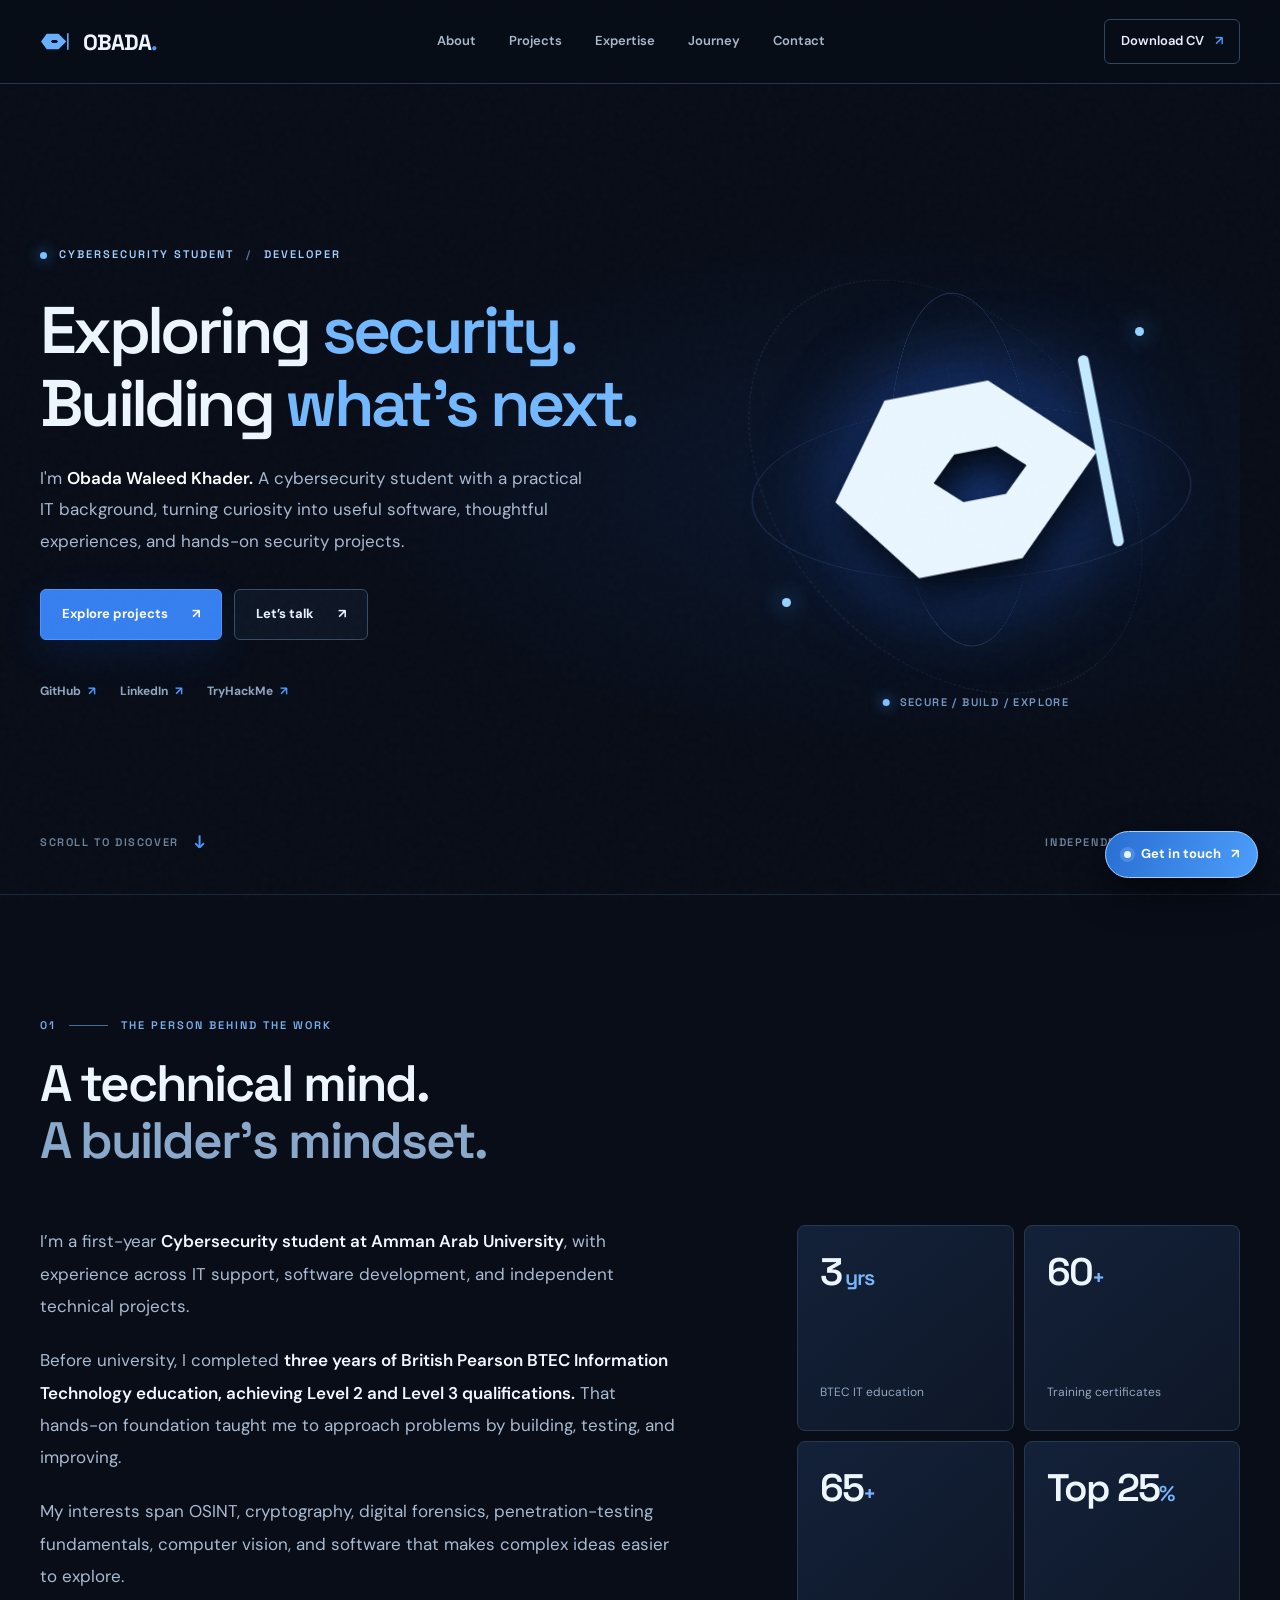
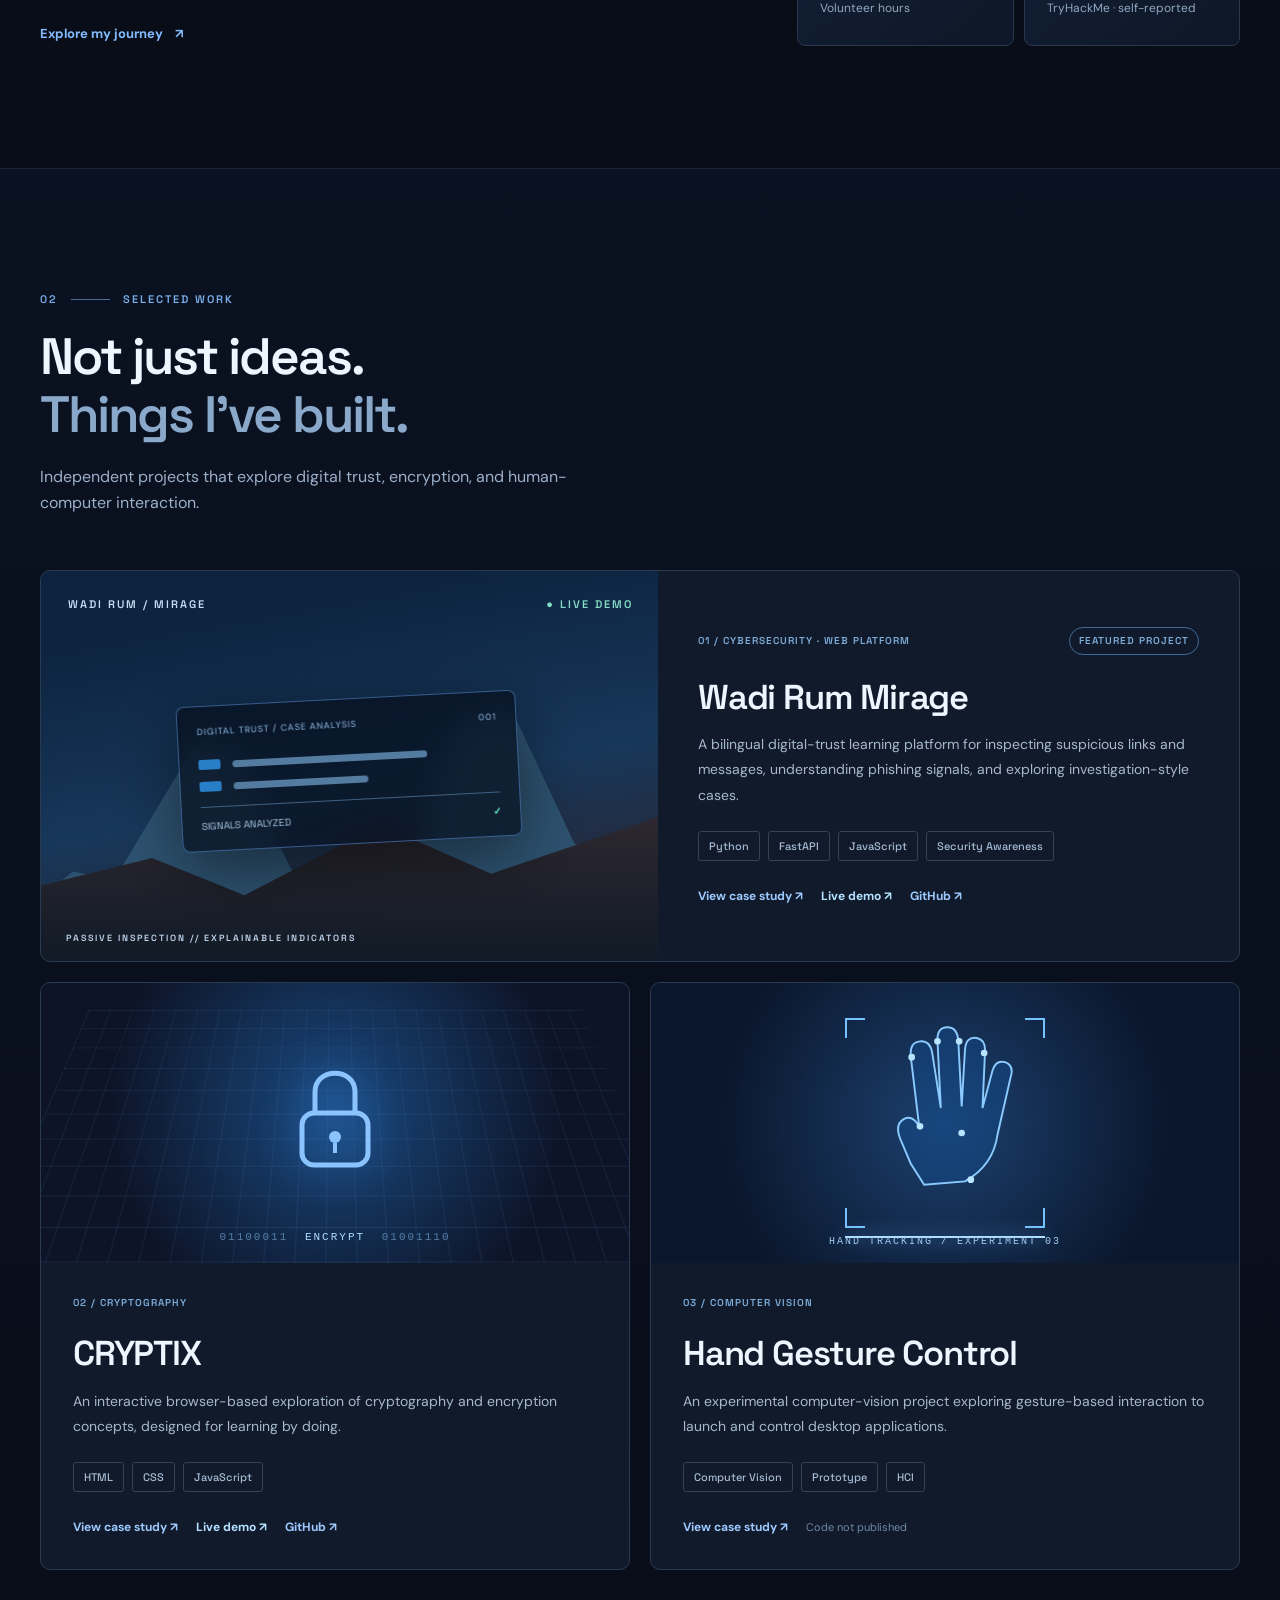
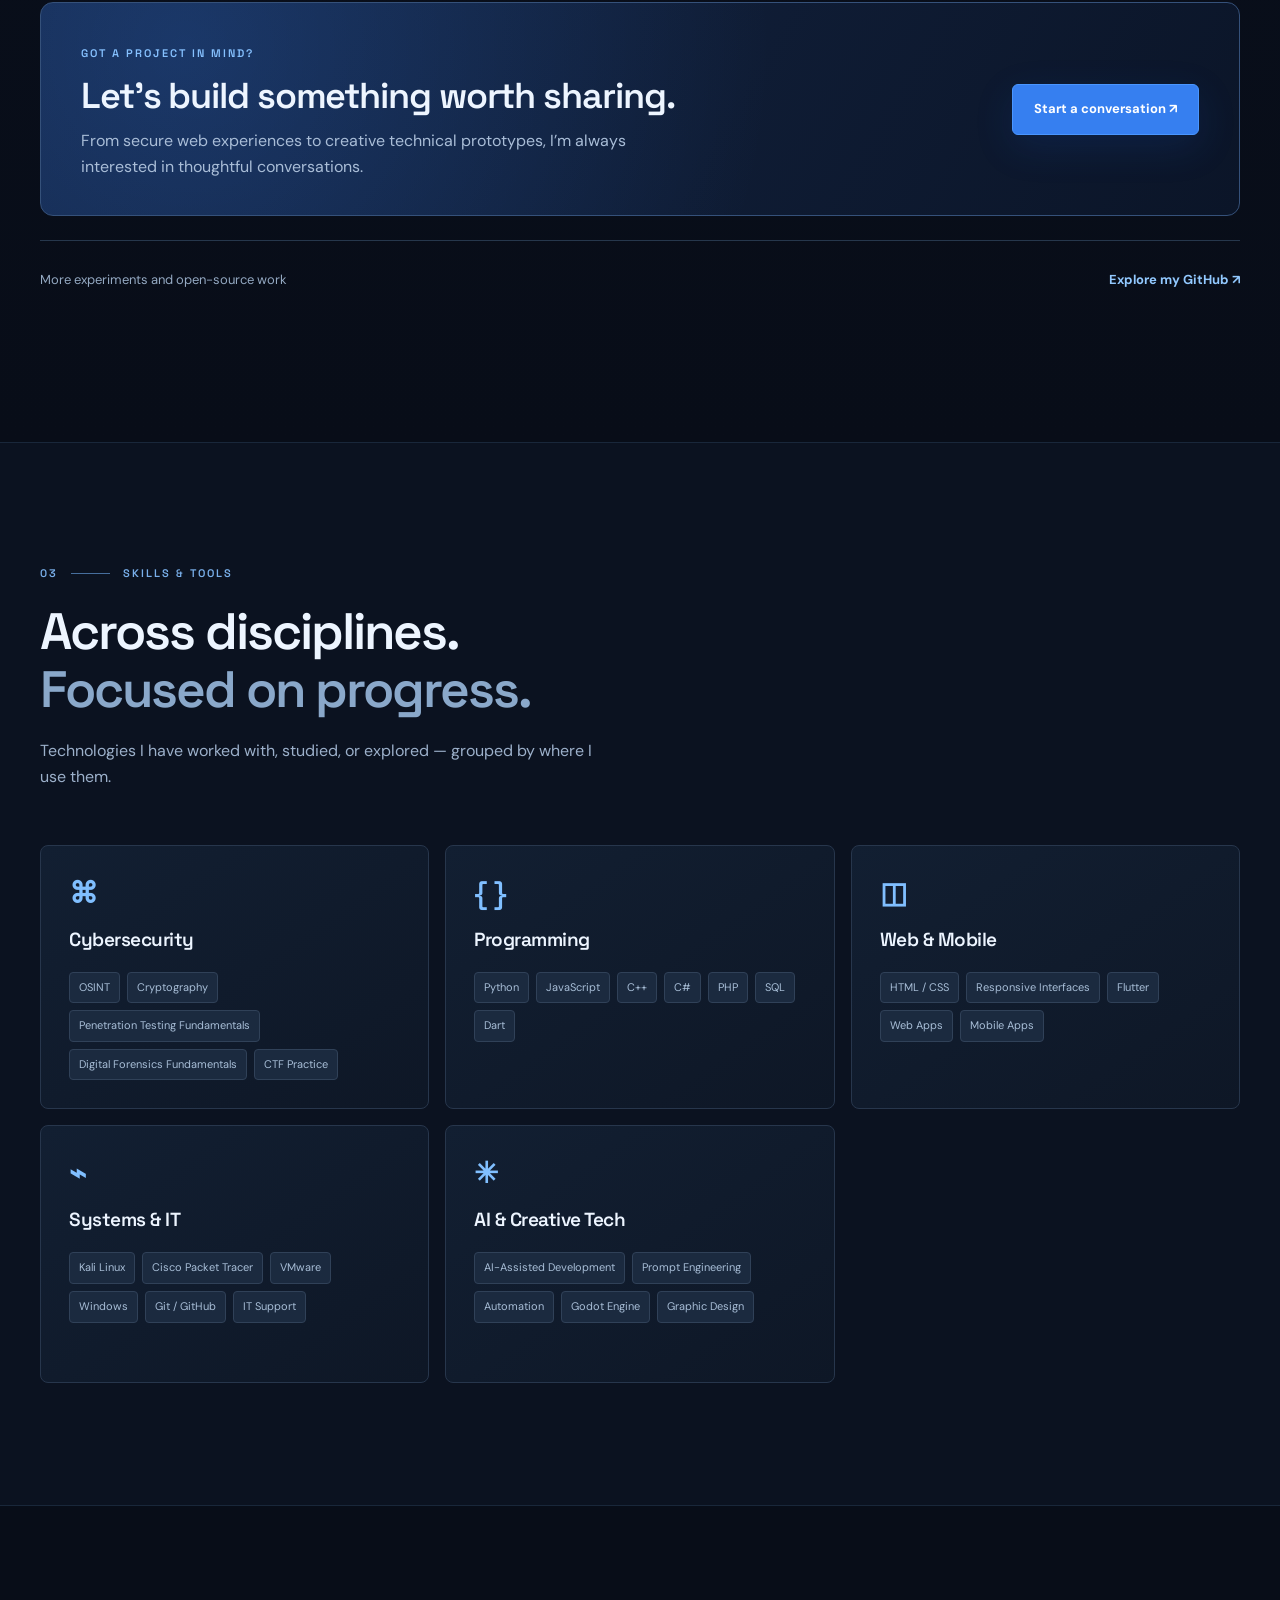
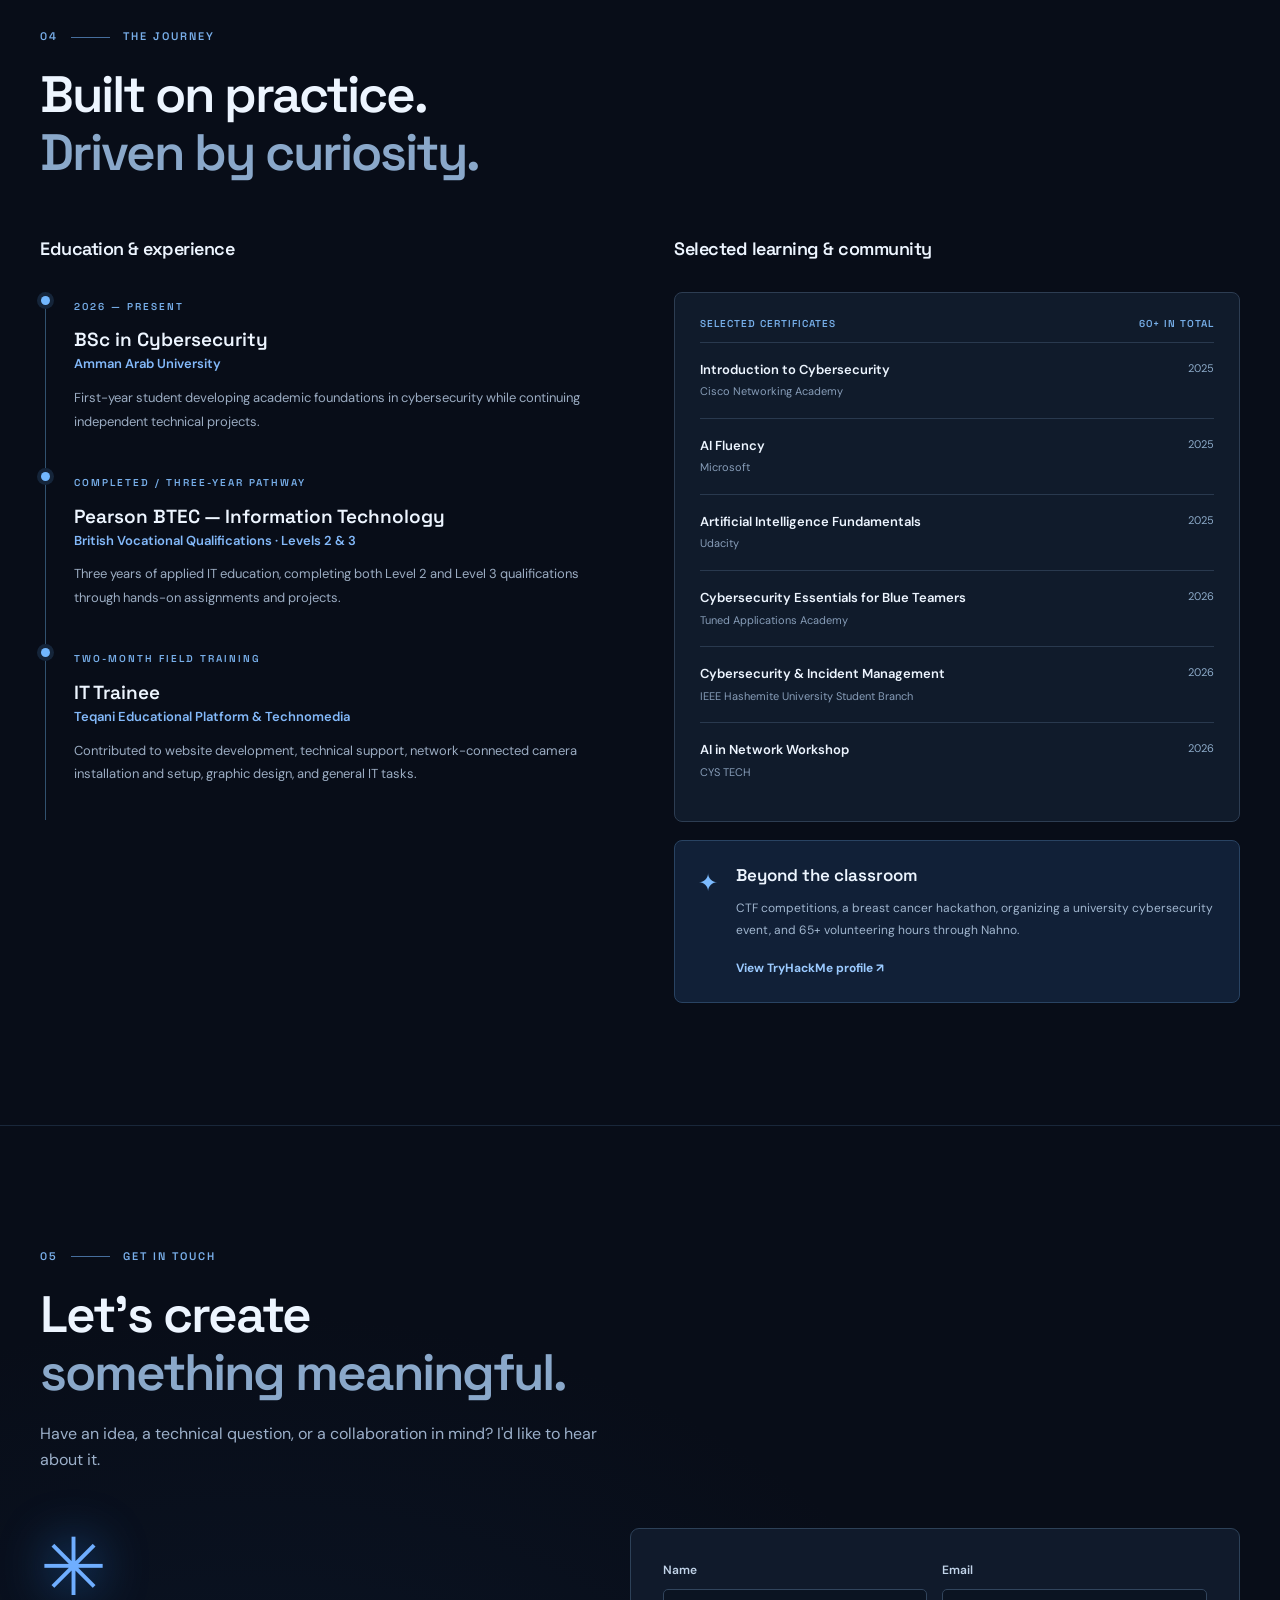
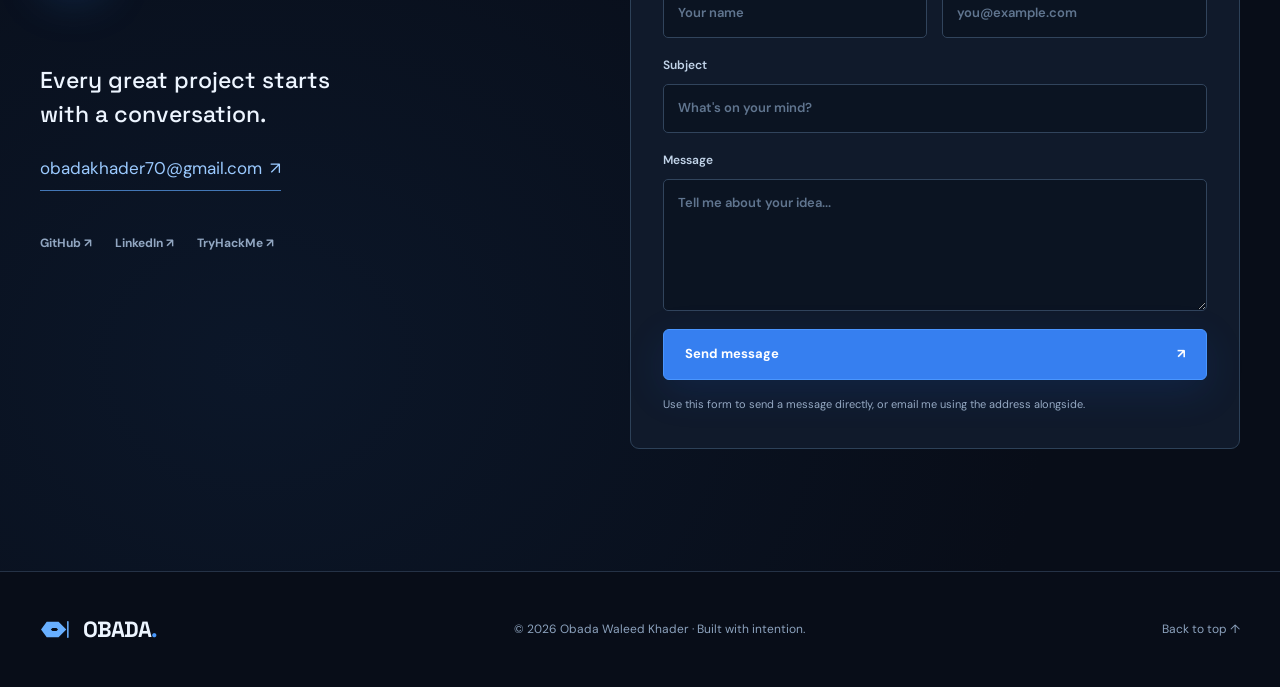
<file: index.html>
<!doctype html>
<html lang="en"><head><meta charset="UTF-8"><meta name="viewport" content="width=device-width,initial-scale=1"><meta name="theme-color" content="#080d18"><meta name="color-scheme" content="dark"><meta name="description" content="Portfolio of Obada Waleed Khader — cybersecurity student, IT developer, and maker of security-focused software projects."><meta property="og:type" content="website"><meta name="robots" content="index,follow,max-image-preview:large"><meta name="author" content="Obada Waleed Khader"><meta property="og:locale" content="en_US"><meta name="twitter:card" content="summary_large_image"><meta property="og:title" content="Obada Waleed Khader — Cybersecurity & Development"><meta property="og:description" content="Exploring security. Building technology. Selected projects, skills, and experience."><meta property="og:image" content="assets/social-preview.svg"><link rel="icon" type="image/svg+xml" href="assets/favicon.svg"><link rel="stylesheet" href="styles.css"><title>Obada Waleed Khader — Cybersecurity & Technology</title></head><body>
<a class="skip" href="#main">Skip to content</a><div class="grain" aria-hidden="true"></div><div class="reading-progress" id="reading-progress"></div>
<header class="topbar" id="topbar"><div class="shell topbar-inner"><a class="brand" href="#home" aria-label="Obada, home"><svg class="mark" viewBox="0 0 64 64" fill="none" aria-hidden="true"><path d="M13 17h23L51 32 36 47H13L2 32l11-15Zm11 12-3 3 3 3h8l3-3-3-3h-8Z" fill="currentColor" fill-rule="evenodd"/><path d="M54 17v30" stroke="currentColor" stroke-width="3" stroke-linecap="round"/></svg><span>OBADA<span class="blue">.</span></span></a><nav id="nav" class="nav" aria-label="Primary navigation"><a href="#about">About</a><a href="#projects">Projects</a><a href="#expertise">Expertise</a><a href="#journey">Journey</a><a href="#contact">Contact</a></nav><div class="header-actions"><a class="resume" href="assets/Obada_Khader_CV.pdf" download="Obada_Waleed_Khader_CV.pdf">Download CV <span aria-hidden="true">↗</span></a><button class="menu" id="menu-toggle" aria-label="Open navigation" aria-expanded="false" aria-controls="nav"><span></span><span></span></button></div></div></header>
<main id="main"><section class="hero shell" id="home"><div class="hero-lights" aria-hidden="true"></div><div class="hero-content"><div class="eyebrow"><span class="eyebrow-led"></span> CYBERSECURITY STUDENT <span class="eyebrow-divider">/</span> DEVELOPER</div><h1>Exploring <em>security.</em><br>Building <em>what's next.</em></h1><p class="hero-intro">I'm <strong>Obada Waleed Khader.</strong> A cybersecurity student with a practical IT background, turning curiosity into useful software, thoughtful experiences, and hands-on security projects.</p><div class="hero-buttons"><a class="btn primary" href="#projects">Explore projects <span aria-hidden="true">↗</span></a><a class="btn secondary" href="#contact">Let’s talk <span aria-hidden="true">↗</span></a></div><div class="hero-links"><a href="https://github.com/obada2008" target="_blank" rel="noopener noreferrer">GitHub <span>↗</span></a><a href="https://www.linkedin.com/in/obada-khader-08kh/" target="_blank" rel="noopener noreferrer">LinkedIn <span>↗</span></a><a href="https://tryhackme.com/p/obadakhader08" target="_blank" rel="noopener noreferrer">TryHackMe <span>↗</span></a></div></div><div class="hero-art" aria-label="Abstract blue three-dimensional Obada monogram"><div class="art-grid"></div><div class="orbit orbit-one"></div><div class="orbit orbit-two"></div><div class="orbit orbit-three"></div><div class="monogram"><svg viewBox="0 0 250 250" fill="none" aria-hidden="true"><defs><linearGradient id="lg" x1="20" y1="20" x2="220" y2="230"><stop stop-color="#E9F6FF"/><stop offset=".28" stop-color="#80C6FF"/><stop offset=".62" stop-color="#2478F5"/><stop offset="1" stop-color="#0F255E"/></linearGradient></defs><path d="M69 58h78l69 67-69 67H69L19 125 69 58Zm43 49-19 18 19 18h32l19-18-19-18h-32Z" fill="url(#lg)" fill-rule="evenodd"/><path d="M219 57v136" stroke="#C4EAFF" stroke-width="8" stroke-linecap="round"/></svg></div><span class="art-point point-a"></span><span class="art-point point-b"></span><div class="art-caption"><span class="signal"></span> SECURE / BUILD / EXPLORE</div></div><div class="hero-foot"><span>SCROLL TO DISCOVER</span><span class="scroll-arrow">↓</span><span class="hero-foot-right">INDEPENDENT BUILDER / 2026</span></div></section>
<section class="section about" id="about"><div class="shell"><div class="section-intro reveal"><div class="kicker"><span>01</span><i></i> THE PERSON BEHIND THE WORK</div><h2>A technical mind.<br><span>A builder's mindset.</span></h2></div><div class="about-layout"><div class="about-text reveal"><p>I’m a first-year <strong>Cybersecurity student at Amman Arab University</strong>, with experience across IT support, software development, and independent technical projects.</p><p>Before university, I completed <strong>three years of British Pearson BTEC Information Technology education, achieving Level 2 and Level 3 qualifications.</strong> That hands-on foundation taught me to approach problems by building, testing, and improving.</p><p>My interests span OSINT, cryptography, digital forensics, penetration-testing fundamentals, computer vision, and software that makes complex ideas easier to explore.</p><a class="inline-link" href="#journey">Explore my journey <span>↗</span></a></div><div class="metrics reveal"><div class="metric"><strong>3<span> yrs</span></strong><small>BTEC IT education</small></div><div class="metric"><strong>60<span>+</span></strong><small>Training certificates</small></div><div class="metric"><strong>65<span>+</span></strong><small>Volunteer hours</small></div><div class="metric"><strong>Top 25<span>%</span></strong><small>TryHackMe · self-reported</small></div></div></div></div></section>
<section class="section projects-section" id="projects"><div class="shell"><div class="section-intro reveal"><div class="kicker"><span>02</span><i></i> SELECTED WORK</div><h2>Not just ideas.<br><span>Things I've built.</span></h2><p>Independent projects that explore digital trust, encryption, and human-computer interaction.</p></div><div class="project-grid"><article class="project project-large reveal"><div class="project-art mirage-art"><div class="project-art-top"><span>WADI RUM / MIRAGE</span><span class="dot-status">● LIVE DEMO</span></div><div class="desert-scape"><div class="desert-back"></div><div class="desert-front"></div></div><div class="floating-ui"><div class="floating-ui-heading">DIGITAL TRUST / CASE ANALYSIS <span>001</span></div><div class="ui-row"><i></i><b></b></div><div class="ui-row"><i></i><b></b></div><div class="ui-status">SIGNALS ANALYZED <strong>✓</strong></div></div><div class="art-bottom-label">PASSIVE INSPECTION // EXPLAINABLE INDICATORS</div></div><div class="project-body"><div class="project-meta"><span>01 / CYBERSECURITY · WEB PLATFORM</span><span class="featured">FEATURED PROJECT</span></div><h3>Wadi Rum Mirage</h3><p>A bilingual digital-trust learning platform for inspecting suspicious links and messages, understanding phishing signals, and exploring investigation-style cases.</p><div class="tags"><span>Python</span><span>FastAPI</span><span>JavaScript</span><span>Security Awareness</span></div><div class="project-actions"><button class="project-detail" data-project="mirage">View case study ↗</button><a href="https://wadi-rum-mirage.onrender.com/" target="_blank" rel="noopener noreferrer">Live demo ↗</a><a href="https://github.com/obada2008/Wadi-Rum-Mirage" target="_blank" rel="noopener noreferrer">GitHub ↗</a></div></div></article><article class="project reveal"><div class="project-art cryptix-art"><div class="cryptix-grid"></div><div class="cryptix-lock"><svg viewBox="0 0 100 120" fill="none" aria-hidden="true"><rect x="17" y="53" width="66" height="52" rx="12" stroke="currentColor" stroke-width="5"/><path d="M30 53V32C30 7 70 7 70 32v21" stroke="currentColor" stroke-width="5"/><circle cx="50" cy="77" r="6" fill="currentColor"/><path d="M50 83v10" stroke="currentColor" stroke-width="4"/></svg></div><div class="cryptix-code">01100011 <span>ENCRYPT</span> 01001110</div></div><div class="project-body"><div class="project-meta"><span>02 / CRYPTOGRAPHY</span></div><h3>CRYPTIX</h3><p>An interactive browser-based exploration of cryptography and encryption concepts, designed for learning by doing.</p><div class="tags"><span>HTML</span><span>CSS</span><span>JavaScript</span></div><div class="project-actions"><button class="project-detail" data-project="cryptix">View case study ↗</button><a class="live-link" href="https://obada2008.github.io/CRYPTIX/" target="_blank" rel="noopener noreferrer">Live demo ↗</a><a href="https://github.com/obada2008/CRYPTIX" target="_blank" rel="noopener noreferrer">GitHub ↗</a></div></div></article><article class="project reveal"><div class="project-art gesture-art"><div class="gesture-target"><span class="corner c1"></span><span class="corner c2"></span><span class="corner c3"></span><span class="corner c4"></span><svg viewBox="0 0 240 240" fill="none" aria-hidden="true"><path d="M79 169 68 143Q58 122 71 115q10-5 18 9L79 41q-2-18 11-19 13-1 15 16l10 64-4-80q-1-17 12-17 12 0 13 17l4 78 4-68q1-16 14-14 11 2 10 17l-3 67 12-45q4-13 15-10 11 4 7 17l-16 70q-5 37-39 56l-49 4Z" fill="#124C8D" fill-opacity=".45" stroke="#8BCAFF" stroke-width="2.3"/><g fill="#B8E4FF"><circle cx="80" cy="41" r="4"/><circle cx="111" cy="22" r="4"/><circle cx="137" cy="22" r="4"/><circle cx="167" cy="36" r="4"/><circle cx="90" cy="124" r="4"/><circle cx="140" cy="132" r="4"/><circle cx="151" cy="188" r="4"/></g></svg><div class="scan"></div></div><div class="gesture-status">HAND TRACKING / EXPERIMENT 03</div></div><div class="project-body"><div class="project-meta"><span>03 / COMPUTER VISION</span></div><h3>Hand Gesture Control</h3><p>An experimental computer-vision project exploring gesture-based interaction to launch and control desktop applications.</p><div class="tags"><span>Computer Vision</span><span>Prototype</span><span>HCI</span></div><div class="project-actions"><button class="project-detail" data-project="gesture">View case study ↗</button><span class="muted-note">Code not published</span></div></div></article></div><div class="project-conversion reveal"><div><span class="conversion-eyebrow">GOT A PROJECT IN MIND?</span><h3>Let’s build something worth sharing.</h3><p>From secure web experiences to creative technical prototypes, I’m always interested in thoughtful conversations.</p></div><a class="btn primary" href="#contact">Start a conversation ↗</a></div><div class="more-work reveal"><span>More experiments and open-source work</span><a href="https://github.com/obada2008" target="_blank" rel="noopener noreferrer">Explore my GitHub ↗</a></div></div></section>
<section class="section expertise" id="expertise"><div class="shell"><div class="section-intro reveal"><div class="kicker"><span>03</span><i></i> SKILLS & TOOLS</div><h2>Across disciplines.<br><span>Focused on progress.</span></h2><p>Technologies I have worked with, studied, or explored — grouped by where I use them.</p></div><div class="skill-grid"><div class="skill-card reveal"><div class="skill-symbol">⌘</div><h3>Cybersecurity</h3><div class="skill-chips"><span>OSINT</span><span>Cryptography</span><span>Penetration Testing Fundamentals</span><span>Digital Forensics Fundamentals</span><span>CTF Practice</span></div></div><div class="skill-card reveal"><div class="skill-symbol">{ }</div><h3>Programming</h3><div class="skill-chips"><span>Python</span><span>JavaScript</span><span>C++</span><span>C#</span><span>PHP</span><span>SQL</span><span>Dart</span></div></div><div class="skill-card reveal"><div class="skill-symbol">◫</div><h3>Web & Mobile</h3><div class="skill-chips"><span>HTML / CSS</span><span>Responsive Interfaces</span><span>Flutter</span><span>Web Apps</span><span>Mobile Apps</span></div></div><div class="skill-card reveal"><div class="skill-symbol">⌁</div><h3>Systems & IT</h3><div class="skill-chips"><span>Kali Linux</span><span>Cisco Packet Tracer</span><span>VMware</span><span>Windows</span><span>Git / GitHub</span><span>IT Support</span></div></div><div class="skill-card reveal"><div class="skill-symbol">✳</div><h3>AI & Creative Tech</h3><div class="skill-chips"><span>AI-Assisted Development</span><span>Prompt Engineering</span><span>Automation</span><span>Godot Engine</span><span>Graphic Design</span></div></div></div></div></section>
<section class="section journey" id="journey"><div class="shell"><div class="section-intro reveal"><div class="kicker"><span>04</span><i></i> THE JOURNEY</div><h2>Built on practice.<br><span>Driven by curiosity.</span></h2></div><div class="journey-columns"><div><h3 class="group-heading">Education & experience</h3><div class="timeline"><div class="timeline-entry reveal"><span class="time">2026 — PRESENT</span><h4>BSc in Cybersecurity</h4><div class="institution">Amman Arab University</div><p>First-year student developing academic foundations in cybersecurity while continuing independent technical projects.</p></div><div class="timeline-entry reveal"><span class="time">COMPLETED / THREE-YEAR PATHWAY</span><h4>Pearson BTEC — Information Technology</h4><div class="institution">British Vocational Qualifications · Levels 2 & 3</div><p>Three years of applied IT education, completing both Level 2 and Level 3 qualifications through hands-on assignments and projects.</p></div><div class="timeline-entry reveal"><span class="time">TWO-MONTH FIELD TRAINING</span><h4>IT Trainee</h4><div class="institution">Teqani Educational Platform & Technomedia</div><p>Contributed to website development, technical support, network-connected camera installation and setup, graphic design, and general IT tasks.</p></div></div></div><div><h3 class="group-heading">Selected learning & community</h3><div class="cert-box reveal"><div class="cert-head"><span>SELECTED CERTIFICATES</span><span>60+ IN TOTAL</span></div><div class="cert-item"><div><b>Introduction to Cybersecurity</b><small>Cisco Networking Academy</small></div><time>2025</time></div><div class="cert-item"><div><b>AI Fluency</b><small>Microsoft</small></div><time>2025</time></div><div class="cert-item"><div><b>Artificial Intelligence Fundamentals</b><small>Udacity</small></div><time>2025</time></div><div class="cert-item"><div><b>Cybersecurity Essentials for Blue Teamers</b><small>Tuned Applications Academy</small></div><time>2026</time></div><div class="cert-item"><div><b>Cybersecurity & Incident Management</b><small>IEEE Hashemite University Student Branch</small></div><time>2026</time></div><div class="cert-item"><div><b>AI in Network Workshop</b><small>CYS TECH</small></div><time>2026</time></div></div><div class="community reveal"><div class="community-icon">✦</div><div><h4>Beyond the classroom</h4><p>CTF competitions, a breast cancer hackathon, organizing a university cybersecurity event, and 65+ volunteering hours through Nahno.</p><a href="https://tryhackme.com/p/obadakhader08" target="_blank" rel="noopener noreferrer">View TryHackMe profile ↗</a></div></div></div></div></div></section>
<section class="section contact" id="contact"><div class="shell"><div class="section-intro reveal"><div class="kicker"><span>05</span><i></i> GET IN TOUCH</div><h2>Let's create<br><span>something meaningful.</span></h2><p>Have an idea, a technical question, or a collaboration in mind? I'd like to hear about it.</p></div><div class="contact-grid"><div class="contact-aside reveal"><div class="contact-orb" aria-hidden="true">✳</div><p>Every great project starts with a conversation.</p><a class="big-email" href="mailto:obadakhader70@gmail.com">obadakhader70@gmail.com <span>↗</span></a><div class="contact-links"><a href="https://github.com/obada2008" target="_blank" rel="noopener noreferrer">GitHub ↗</a><a href="https://www.linkedin.com/in/obada-khader-08kh/" target="_blank" rel="noopener noreferrer">LinkedIn ↗</a><a href="https://tryhackme.com/p/obadakhader08" target="_blank" rel="noopener noreferrer">TryHackMe ↗</a></div></div><form id="contact-form" class="contact-form reveal"><div class="field-row"><label>Name<input name="name" autocomplete="name" required minlength="2" maxlength="120" placeholder="Your name"></label><label>Email<input name="email" type="email" autocomplete="email" required maxlength="180" placeholder="you@example.com"></label></div><label>Subject<input name="subject" required maxlength="150" placeholder="What's on your mind?"></label><label>Message<textarea name="message" required minlength="10" maxlength="5000" rows="5" placeholder="Tell me about your idea..."></textarea></label><label class="honeypot" aria-hidden="true">Website<input name="_gotcha" autocomplete="off" tabindex="-1"></label><button type="submit" class="btn primary submit">Send message <span>↗</span></button><p class="form-feedback" id="form-feedback" role="status" aria-live="polite">Use this form to send a message directly, or email me using the address alongside.</p></form></div></div></section></main>
<footer class="footer"><div class="shell footer-row"><a class="brand" href="#home"><svg class="mark" viewBox="0 0 64 64" fill="none" aria-hidden="true"><path d="M13 17h23L51 32 36 47H13L2 32l11-15Zm11 12-3 3 3 3h8l3-3-3-3h-8Z" fill="currentColor" fill-rule="evenodd"/><path d="M54 17v30" stroke="currentColor" stroke-width="3" stroke-linecap="round"/></svg><span>OBADA<span class="blue">.</span></span></a><span>© <span id="year">2026</span> Obada Waleed Khader · Built with intention.</span><a href="#home">Back to top ↑</a></div></footer>
<dialog class="case-dialog" id="case-dialog" aria-labelledby="case-title"><div class="case-top"><span>PROJECT / CASE STUDY</span><button class="close-dialog" id="case-close" aria-label="Close project details">×</button></div><div class="case-content"><span class="case-kicker" id="case-kicker"></span><h2 id="case-title"></h2><p class="case-lead" id="case-lead"></p><div class="case-two"><div><h3>Project overview</h3><p id="case-overview"></p></div><div><h3>Focus & contribution</h3><p id="case-contribution"></p></div></div><div class="case-tags" id="case-tags"></div><div class="case-actions" id="case-actions"></div></div></dialog>
<a class="floating-contact" href="#contact" aria-label="Get in touch with Obada"><span class="contact-pulse"></span> Get in touch <span aria-hidden="true">↗</span></a><script src="config.js"></script><script src="script.js" defer></script></body></html>
</file>
<file: styles.css>
@import url('https://fonts.googleapis.com/css2?family=DM+Sans:wght@400;500;600;700&family=Space+Grotesk:wght@400;500;600;700&display=swap');
:root{--bg:#080d18;--panel:#0e1727;--panel2:#111e31;--line:#26374c;--text:#edf5ff;--mute:#9cafc9;--blue:#469aff;--blue2:#8dccff;--font:'DM Sans',Arial,sans-serif;--display:'Space Grotesk',Arial,sans-serif;scroll-behavior:smooth}*{box-sizing:border-box}html{scroll-padding-top:90px}body{margin:0;background:var(--bg);color:var(--text);font:16px/1.6 var(--font);overflow-x:hidden}::selection{background:#367be0;color:#fff}a{color:inherit;text-decoration:none}button,input,textarea{font:inherit}button{cursor:pointer}button:focus-visible,a:focus-visible,input:focus-visible,textarea:focus-visible{outline:2px solid #83c1ff;outline-offset:4px}button:disabled{opacity:.65;cursor:wait}.shell{width:min(1200px,calc(100% - 72px));margin:auto}.grain{position:fixed;inset:0;pointer-events:none;opacity:.11;z-index:20;background-image:url("data:image/svg+xml,%3Csvg viewBox='0 0 180 180' xmlns='http://www.w3.org/2000/svg'%3E%3Cfilter id='n'%3E%3CfeTurbulence type='fractalNoise' baseFrequency='.85' numOctaves='3' stitchTiles='stitch'/%3E%3C/filter%3E%3Crect width='100%25' height='100%25' filter='url(%23n)' opacity='.18'/%3E%3C/svg%3E")}.skip{position:fixed;z-index:200;top:-100px;left:20px;padding:12px 18px;background:#fff;color:#000}.skip:focus{top:20px}.reading-progress{height:2px;position:fixed;top:0;left:0;width:0;background:var(--blue);z-index:102}.topbar{position:sticky;top:0;height:84px;z-index:100;background:rgba(8,13,24,.86);backdrop-filter:blur(18px);border-bottom:1px solid rgba(135,174,219,.09)}.topbar-inner,.topbar .header-actions{display:flex;align-items:center}.topbar-inner{height:100%;justify-content:space-between;gap:26px}.brand{display:inline-flex;align-items:center;gap:10px;font:700 22px var(--display);letter-spacing:-1px}.mark{height:33px;width:33px;color:#68afff}.blue{color:var(--blue)}.nav{display:flex;align-items:center;gap:33px}.nav a,.resume{font-size:13px;font-weight:600;color:#a9b9cc;transition:color .2s}.nav a:hover,.resume:hover{color:#fff}.resume{border:1px solid #314662;padding:11px 16px;border-radius:6px;color:#e5f1ff}.resume span{margin-left:8px;color:var(--blue)}.menu{display:none;background:none;border:0;min-width:44px;min-height:44px}.menu span{display:block;width:23px;height:2px;background:#fff;margin:6px auto}.hero{min-height:min(810px,calc(100svh - 84px));position:relative;display:grid;grid-template-columns:1.12fr .88fr;align-items:center;padding-top:80px;padding-bottom:110px}.hero-lights{position:absolute;inset:0;pointer-events:none;background:radial-gradient(ellipse at 72% 50%,rgba(32,90,196,.13),transparent 45%)}.hero-content{position:relative;z-index:2}.eyebrow,.kicker,.time,.project-meta,.project-art-top,.art-bottom-label,.art-caption,.hero-foot,.cert-head,.case-top,.case-kicker{font:600 11px/1.6 var(--display);letter-spacing:2px}.eyebrow{display:flex;gap:12px;align-items:center;color:var(--blue2)}.eyebrow-led,.signal{width:7px;height:7px;background:#7dc2ff;border-radius:50%;box-shadow:0 0 14px #3a9bff}.eyebrow-divider{color:#5c789d}.hero h1{font:600 clamp(48px,5.15vw,83px)/1.1 var(--display);letter-spacing:-3.5px;margin:30px 0 24px;white-space:nowrap}.hero h1 em{font-style:normal;color:#73b9ff}.hero-intro{color:#a8bad2;max-width:555px;font-size:17px;line-height:1.85}.hero-intro strong{color:#fff;font-weight:600}.hero-buttons{display:flex;gap:12px;flex-wrap:wrap;margin-top:32px}.btn{display:inline-flex;align-items:center;justify-content:center;gap:24px;border-radius:6px;padding:14px 21px;min-height:51px;font-weight:700;font-size:13px;transition:transform .25s,background .25s,border-color .25s}.btn:hover{transform:translateY(-3px)}.btn.primary{background:#367ff0;color:#fff;border:1px solid #4a96ff;box-shadow:0 12px 38px rgba(26,90,200,.16)}.btn.primary:hover{background:#519bff}.btn.secondary{border:1px solid #3a4c65;background:rgba(21,33,51,.5);color:#eaf4ff}.btn.secondary:hover{border-color:#76b7ff}.hero-links{display:flex;flex-wrap:wrap;gap:24px;margin-top:42px}.hero-links a,.contact-links a{font-size:12px;font-weight:700;color:#91a6c1}.hero-links a span{color:var(--blue);margin-left:4px}.hero-links a:hover,.contact-links a:hover{color:#fff}.hero-art{position:relative;height:475px;perspective:850px;transform-style:preserve-3d;isolation:isolate;animation:float 9s ease-in-out infinite}.art-grid{position:absolute;inset:25px;background-image:linear-gradient(rgba(80,144,216,.07) 1px,transparent 1px),linear-gradient(90deg,rgba(80,144,216,.07) 1px,transparent 1px);background-size:34px 34px;mask-image:radial-gradient(circle,#000,transparent 70%);transform:rotate(-15deg)}.orbit{position:absolute;border:1px solid rgba(99,162,249,.2);border-radius:50%;inset:45px;transform:rotateX(65deg) rotate(-24deg)}.orbit-two{inset:73px;border-color:rgba(108,165,247,.2);transform:rotateY(68deg) rotate(34deg)}.orbit-three{inset:22px;border-style:dashed;border-color:rgba(106,169,248,.14);transform:rotateX(28deg) rotateY(38deg)}.hero-art:before{content:'';position:absolute;inset:50px;background:radial-gradient(circle,#245dc455,transparent 60%);filter:blur(32px)}.monogram{position:absolute;inset:105px 95px;display:grid;place-items:center;filter:drop-shadow(0 22px 22px #02060b) drop-shadow(0 0 38px #2456c288);transform:rotate(-11deg)}.monogram svg{width:100%;height:auto}.art-point{position:absolute;width:9px;height:9px;border-radius:50%;background:#95d3ff;box-shadow:0 0 22px #349cff}.point-a{top:90px;right:96px}.point-b{bottom:105px;left:70px}.art-caption{position:absolute;bottom:0;left:50%;transform:translateX(-50%);white-space:nowrap;color:#7699c5;letter-spacing:1.4px;display:flex;align-items:center;gap:10px}.hero-foot{position:absolute;bottom:37px;left:0;right:0;display:flex;align-items:center;gap:15px;color:#6e839d;letter-spacing:1.6px}.scroll-arrow{font-size:18px;color:var(--blue)}.hero-foot-right{margin-left:auto}.section{padding:122px 0;border-top:1px solid #19273a;position:relative}.section-intro{margin-bottom:55px}.kicker{display:flex;align-items:center;gap:13px;color:#79afea}.kicker i{height:1px;width:39px;background:#466e9d}.section h2{font:600 clamp(37px,4vw,61px)/1.13 var(--display);letter-spacing:-2px;margin:20px 0}.section h2 span{color:#8aa8ca}.section-intro>p{max-width:560px;color:#9cb0ca;font-size:16px;margin-top:16px}.about-layout{display:grid;grid-template-columns:1.18fr .82fr;gap:10%}.about-text p{color:#aabbd1;font-size:17px;line-height:1.9;margin:0 0 22px}.about-text strong{color:#f2f7ff;font-weight:600}.inline-link{display:inline-block;color:#83bbff;font-weight:700;font-size:13px;padding-top:10px}.inline-link span{margin-left:9px}.metrics{display:grid;grid-template-columns:repeat(2,1fr);gap:10px}.metric{border:1px solid #28384e;background:linear-gradient(140deg,#132139,#0e1727);border-radius:8px;padding:27px 22px;min-height:148px;display:flex;flex-direction:column;justify-content:space-between}.metric strong{font:600 clamp(30px,3vw,46px)/1 var(--display);letter-spacing:-2px}.metric strong span{color:#78b5fb;font-size:.56em;letter-spacing:-1px}.metric small{color:#92a7c2;font-size:12px}.projects-section{background:linear-gradient(180deg,#0a1120,#080d18)}.project-grid{display:grid;grid-template-columns:1fr 1fr;gap:20px}.project{min-width:0;background:#101a2a;border:1px solid #2a3a50;border-radius:10px;overflow:hidden;transition:border-color .3s,transform .3s}.project:hover{transform:translateY(-5px);border-color:#5486c5}.project-large{grid-column:span 2;display:grid;grid-template-columns:1.03fr .97fr}.project-art{position:relative;min-height:280px;overflow:hidden;isolation:isolate}.project-large .project-art{min-height:390px}.mirage-art{background:linear-gradient(170deg,#0d233f 15%,#17375a 55%,#301e23 100%)}.project-art-top{position:absolute;top:25px;left:27px;right:25px;display:flex;justify-content:space-between;color:#c7ddf5;z-index:2}.dot-status{color:#84ddc8}.desert-scape{position:absolute;inset:0}.desert-back{position:absolute;bottom:0;left:-30px;right:-40px;height:72%;background:#2d5270;clip-path:polygon(0 86%,9% 68%,15% 71%,27% 22%,32% 24%,43% 78%,57% 72%,65% 16%,73% 11%,82% 58%,90% 65%,100% 47%,100% 100%,0 100%)}.desert-front{position:absolute;bottom:-2px;left:0;right:0;height:50%;background:linear-gradient(#372c34,#101a26);clip-path:polygon(0 60%,18% 46%,33% 65%,55% 29%,73% 54%,100% 25%,100% 100%,0 100%)}.floating-ui{position:absolute;width:66%;max-width:340px;left:50%;top:46%;transform:translate(-50%,-36%) rotate(-3deg);padding:18px 19px;background:rgba(7,17,32,.76);backdrop-filter:blur(14px);border:1px solid #69aaf877;box-shadow:0 20px 65px #0007;border-radius:8px}.floating-ui-heading{font-size:9px;letter-spacing:1px;display:flex;justify-content:space-between;color:#92bee8;margin-bottom:21px}.ui-row{display:flex;gap:12px;align-items:center;margin-bottom:12px}.ui-row i{width:22px;height:10px;border-radius:2px;background:#287fc7}.ui-row b{height:7px;border-radius:8px;background:#547ca0;width:65%}.ui-row:nth-child(3) b{width:45%}.ui-status{display:flex;justify-content:space-between;font:10px var(--display);color:#a5c3df;border-top:1px solid #406080;padding-top:12px;margin-top:15px}.ui-status strong{color:#66f1cb}.art-bottom-label{position:absolute;bottom:16px;left:25px;color:#bfd4eb;font-size:9px}.project-body{padding:32px}.project-large .project-body{display:flex;flex-direction:column;justify-content:center;padding:40px}.project-meta{display:flex;align-items:center;justify-content:space-between;gap:14px;color:#7eacd9;letter-spacing:1px;font-size:10px}.featured{border:1px solid #3f6a96;border-radius:100px;padding:5px 9px;white-space:nowrap}.project h3{font:600 clamp(24px,2.7vw,37px)/1.2 var(--display);letter-spacing:-1.2px;margin:22px 0 14px}.project-body>p{color:#a6b8ce;line-height:1.8;font-size:14px;margin:0 0 23px}.tags,.skill-chips,.case-tags{display:flex;flex-wrap:wrap;gap:8px}.tags span{color:#a5b9d2;border:1px solid #324257;border-radius:3px;font:500 11px var(--display);padding:7px 10px}.project-actions{display:flex;flex-wrap:wrap;gap:18px;margin-top:26px;align-items:center}.project-actions a,.project-detail{font-size:12px;font-weight:700;color:#9ec9ff;background:none;border:none;padding:0}.project-actions a:hover,.project-detail:hover{color:#fff}.muted-note{font-size:11px;color:#7188a4}.cryptix-art{display:grid;place-items:center;background:radial-gradient(circle at 50% 45%,#1a4a80,#0d1428 68%)}.cryptix-grid{position:absolute;inset:0;background-image:linear-gradient(#62a9fd16 1px,transparent 1px),linear-gradient(90deg,#62a9fd16 1px,transparent 1px);background-size:26px 26px;transform:perspective(200px) rotateX(16deg)}.cryptix-lock{color:#8bc3ff;width:100px;filter:drop-shadow(0 0 20px #317bd3);z-index:1}.cryptix-code{position:absolute;bottom:20px;font:11px monospace;color:#527fa6;letter-spacing:2px}.cryptix-code span{color:#addcff;margin:0 8px}.gesture-art{display:grid;place-items:center;background:radial-gradient(circle at center,#1c406f,#0a162b 70%)}.gesture-target{width:200px;height:210px;position:relative}.gesture-target svg{width:100%;height:100%}.corner{position:absolute;width:20px;height:20px;border:2px solid #75c2ff}.c1{top:0;left:0;border-right:0;border-bottom:0}.c2{top:0;right:0;border-left:0;border-bottom:0}.c3{bottom:0;left:0;border-right:0;border-top:0}.c4{bottom:0;right:0;border-left:0;border-top:0}.scan{position:absolute;left:0;right:0;height:2px;background:#b1ddff;box-shadow:0 0 18px #69adff;animation:scan 5s linear infinite}.gesture-status{position:absolute;bottom:16px;color:#a1caef;font:10px monospace;letter-spacing:2px}.more-work{padding:29px 0;margin-top:24px;border-top:1px solid var(--line);display:flex;justify-content:space-between;gap:18px;color:#94a9c2;font-size:13px}.more-work a{color:#92c9ff;font-weight:700}.expertise{background:#0b1220}.skill-grid{display:grid;grid-template-columns:repeat(3,1fr);gap:16px}.skill-card{border:1px solid #27364c;background:linear-gradient(145deg,#121f32,#0e1726);border-radius:8px;padding:28px;min-height:258px;transition:border-color .25s,transform .25s}.skill-card:hover{border-color:#5382b9;transform:translateY(-3px)}.skill-symbol{color:#80bfff;font:600 29px var(--display);height:48px}.skill-card h3{font:600 19px var(--display);letter-spacing:-.5px;margin:5px 0 20px}.skill-chips{gap:7px}.skill-chips span{background:#1b2a3f;border:1px solid #304158;color:#a8bed7;border-radius:4px;padding:6px 9px;font-size:11px}.journey-columns{display:grid;grid-template-columns:1fr 1fr;gap:68px}.group-heading{font:600 18px var(--display);margin:0 0 32px;letter-spacing:-.5px}.timeline{border-left:1px solid #31516e;margin-left:5px}.timeline-entry{padding:0 0 35px 28px;position:relative}.timeline-entry:before{content:'';position:absolute;left:-5px;top:4px;width:9px;height:9px;border-radius:50%;background:#72b7ff;box-shadow:0 0 0 4px #15253a}.time{color:#77aee9;font-size:10px}.timeline-entry h4{font:600 19px var(--display);margin:10px 0 2px}.institution{color:#83b9fa;font-size:13px;font-weight:600}.timeline-entry p{color:#9bacc2;font-size:13px;line-height:1.8;margin:11px 0 0}.cert-box{background:#101b2b;border:1px solid #2d3d52;border-radius:8px;padding:23px 25px}.cert-head{display:flex;justify-content:space-between;gap:10px;color:#76aee8;margin-bottom:10px;font-size:10px;letter-spacing:1px}.cert-item{border-top:1px solid #29394e;padding:17px 0;display:flex;justify-content:space-between;gap:18px}.cert-item b{display:block;font-size:13px;font-weight:600;line-height:1.5}.cert-item small{display:block;color:#879db8;font-size:11px;margin-top:4px}.cert-item time{color:#8dabc9;font-size:11px}.community{display:flex;gap:18px;margin-top:18px;padding:23px;background:#112037;border:1px solid #294362;border-radius:8px}.community-icon{color:#7cbbff;font-size:24px}.community h4{margin:0 0 8px;font:600 17px var(--display)}.community p{font-size:12px;color:#a1b6cf;line-height:1.8}.community a{font-size:12px;font-weight:700;color:#9bcaff}.contact{background:radial-gradient(ellipse at 20% 80%,#122a4b55,transparent 55%),#080d18}.contact-grid{display:grid;grid-template-columns:.9fr 1.1fr;gap:90px}.contact-aside{position:relative}.contact-orb{font-size:80px;line-height:1;color:#6faeff;filter:drop-shadow(0 0 25px #257de0);margin-bottom:55px}.contact-aside>p{font:500 23px/1.5 var(--display);max-width:320px}.big-email{display:inline-flex;align-items:center;gap:8px;font-size:17px;color:#9bcaff;border-bottom:1px solid #4377b6;padding-bottom:8px;word-break:break-all}.contact-links{display:flex;flex-wrap:wrap;gap:23px;margin-top:43px}.contact-form{border:1px solid #2d4158;background:#101a2b;border-radius:9px;padding:32px}.contact-form label{display:block;font-size:12px;color:#c2d4e9;font-weight:600;margin-bottom:18px}.field-row{display:grid;grid-template-columns:1fr 1fr;gap:15px}.contact-form input,.contact-form textarea{display:block;outline:none;width:100%;margin-top:9px;border:1px solid #31445c;border-radius:5px;background:#0b1422;color:#eaf3ff;padding:13px 14px;resize:vertical;font-size:13px}.contact-form input:focus,.contact-form textarea:focus{border-color:#74b3ff;box-shadow:0 0 0 2px #458fff22}.contact-form input::placeholder,.contact-form textarea::placeholder{color:#60758f}.submit{width:100%;justify-content:space-between}.form-feedback{font-size:11px;min-height:20px;color:#95a9c3;margin:16px 0 0}.honeypot{position:absolute!important;left:-9999px!important;opacity:0!important}.footer{border-top:1px solid #253246}.footer-row{min-height:115px;display:flex;align-items:center;justify-content:space-between;gap:20px}.footer-row>span,.footer-row>a:last-child{font-size:12px;color:#8ca2bd}.case-dialog{width:min(780px,calc(100% - 30px));max-height:min(85vh,900px);overflow-y:auto;border:1px solid #46617f;color:#eaf4ff;background:#0d1828;border-radius:12px;box-shadow:0 30px 100px #000b;padding:0}.case-dialog::backdrop{background:#02070ddc;backdrop-filter:blur(8px)}.case-top{display:flex;justify-content:space-between;align-items:center;padding:17px 25px;border-bottom:1px solid #293a50;color:#8fafd3}.close-dialog{border:1px solid #425875;background:#17283d;border-radius:5px;color:#fff;font-size:24px;line-height:1;width:36px;height:36px}.case-content{padding:35px}.case-kicker{color:#72b6f8}.case-content h2{font:600 clamp(28px,4vw,46px)/1.15 var(--display);margin:12px 0 18px;letter-spacing:-1.5px}.case-lead{font-size:17px;color:#aec4da;line-height:1.85}.case-two{display:grid;grid-template-columns:1fr 1fr;gap:25px;margin:30px 0}.case-two h3{font:600 16px var(--display)}.case-two p{font-size:13px;color:#a6bcd4;line-height:1.9}.case-tags span{background:#17283d;padding:7px 10px;font-size:12px;color:#aac9e7;border:1px solid #344c67;border-radius:4px}.case-actions{display:flex;gap:20px;margin-top:30px;flex-wrap:wrap}.case-actions a{font-size:13px;color:#9acaff;font-weight:700}.reveal{opacity:0;transform:translateY(24px);transition:opacity .7s ease,transform .7s ease}.reveal.visible{opacity:1;transform:translateY(0)}@keyframes float{50%{transform:translateY(-13px)}}@keyframes scan{0%{top:10%}50%{top:87%}100%{top:10%}}
@media(max-width:1060px){.hero h1{font-size:clamp(43px,5.1vw,65px)}.hero-art{height:370px}.monogram{inset:80px 60px}.orbit{inset:15px}.orbit-two{inset:45px}.orbit-three{inset:0}.contact-grid{gap:40px}.journey-columns{gap:35px}}@media(max-width:800px){.shell{width:min(100% - 40px,650px)}.topbar{height:70px}.nav{display:none;position:absolute;top:70px;left:0;right:0;padding:15px 25px 25px;background:#0b1422;border-bottom:1px solid #33465e;flex-direction:column;align-items:flex-start;gap:0}.nav.open{display:flex}.nav a{padding:13px 0;width:100%}.menu{display:block}.resume{display:none}.hero{display:flex;flex-direction:column;min-height:0;padding-top:74px;padding-bottom:95px;align-items:stretch}.hero h1{font-size:clamp(42px,8vw,67px)}.hero-art{width:min(100%,440px);align-self:center;height:340px;margin-top:25px}.hero-foot{bottom:30px}.section{padding:87px 0}.about-layout,.journey-columns,.contact-grid{grid-template-columns:1fr;gap:45px}.project-large{display:block}.project-large .project-art{height:340px;min-height:340px}.skill-grid{grid-template-columns:repeat(2,1fr)}.contact-orb{margin-bottom:15px}.footer-row{flex-wrap:wrap;padding:25px 0}}@media(max-width:560px){.shell{width:calc(100% - 34px)}.brand{font-size:19px}.hero{padding-top:60px}.hero h1{font-size:clamp(38px,10.4vw,55px);letter-spacing:-2.4px;white-space:normal}.hero-intro{font-size:15px}.hero-buttons{gap:10px}.btn{gap:10px;padding:12px 15px}.hero-links{gap:18px}.hero-art{height:280px;margin-top:20px}.monogram{inset:62px 65px}.art-caption{font-size:9px}.hero-foot-right{display:none}.section h2{letter-spacing:-1.5px}.metrics{gap:8px}.metric{padding:19px 15px;min-height:118px}.metric strong{font-size:31px}.project-grid,.skill-grid{grid-template-columns:1fr}.project-large{grid-column:auto}.project-large .project-art{height:300px;min-height:300px}.project-body,.project-large .project-body{padding:25px}.project-meta{flex-wrap:wrap}.more-work{flex-direction:column}.field-row,.case-two{grid-template-columns:1fr}.contact-form{padding:20px}.footer-row{justify-content:center;text-align:center}.case-content{padding:24px}.eyebrow{font-size:9px;letter-spacing:1px}}
@media(prefers-reduced-motion:reduce){*,*::before,*::after{animation-duration:.01ms!important;transition-duration:.01ms!important;scroll-behavior:auto!important}.reveal{opacity:1;transform:none}}

/* Final visual polish and conversion affordances */
:root{--blue:#4a9aff;--blue2:#a1d0ff}
.hero h1{letter-spacing:-.055em}
.topbar{border-bottom:1px solid #26344e}
.nav a.current{color:#a9d5ff}
.project-art{transition:filter .4s ease}.project:hover .project-art{filter:brightness(1.12)}
.project-actions a.live-link,.project-actions a[href*="wadi-rum-mirage.onrender.com"]{color:#b4e1ff}
.project-conversion{margin-top:32px;padding:36px 40px;display:flex;justify-content:space-between;gap:30px;align-items:center;background:radial-gradient(circle at 12% 20%,rgba(55,133,255,.21),transparent 55%),linear-gradient(120deg,#142544,#0b1528);border:1px solid #35517a;border-radius:13px}
.project-conversion h3{font:600 clamp(23px,3vw,36px)/1.2 var(--display);letter-spacing:-1.1px;margin:10px 0}.project-conversion p{color:#a9bdd7;margin:0;max-width:580px}.conversion-eyebrow{font:600 11px var(--display);color:#86c1ff;letter-spacing:2px}.project-conversion .btn{white-space:nowrap}
.floating-contact{position:fixed;right:22px;bottom:22px;z-index:90;display:inline-flex;gap:10px;align-items:center;justify-content:center;border-radius:100px;padding:12px 18px;font-size:13px;font-weight:700;box-shadow:0 14px 36px #0009;background:linear-gradient(110deg,#286ed3,#4d9efa);border:1px solid #9fd3ff;color:white;transition:transform .25s,opacity .25s}.floating-contact:hover{transform:translateY(-4px)}.contact-pulse{height:7px;width:7px;border-radius:50%;background:#e5f7ff;box-shadow:0 0 0 4px #ffffff27}
.hero-art{animation:none;transform:rotateX(var(--tilt-x,0deg)) rotateY(var(--tilt-y,0deg));transition:transform .42s ease-out}
@media(max-width:750px){.project-conversion{padding:26px 24px;flex-direction:column;align-items:flex-start}.floating-contact{bottom:15px;right:15px;padding:11px 15px}.footer{padding-bottom:56px}}
@media(prefers-reduced-motion:reduce){.hero-art{transform:none!important}.floating-contact{transition:none}}
</file>
